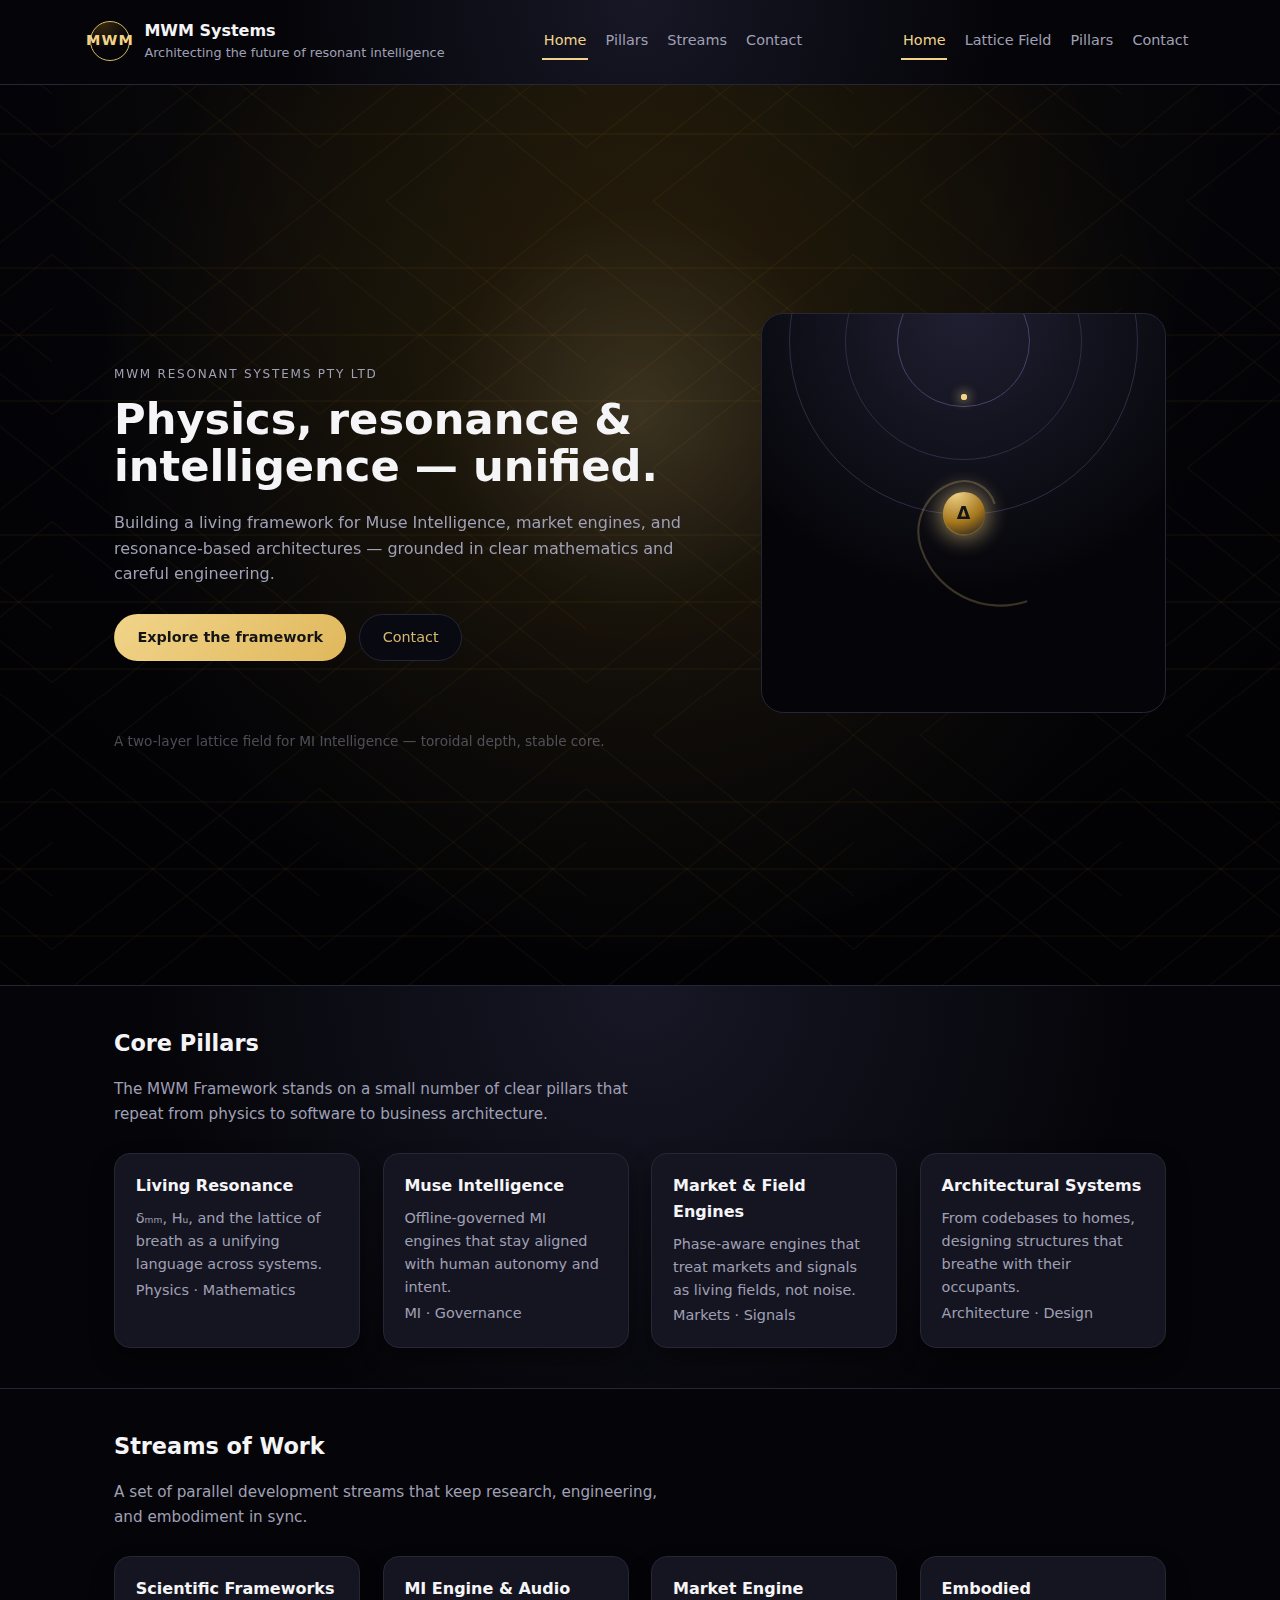
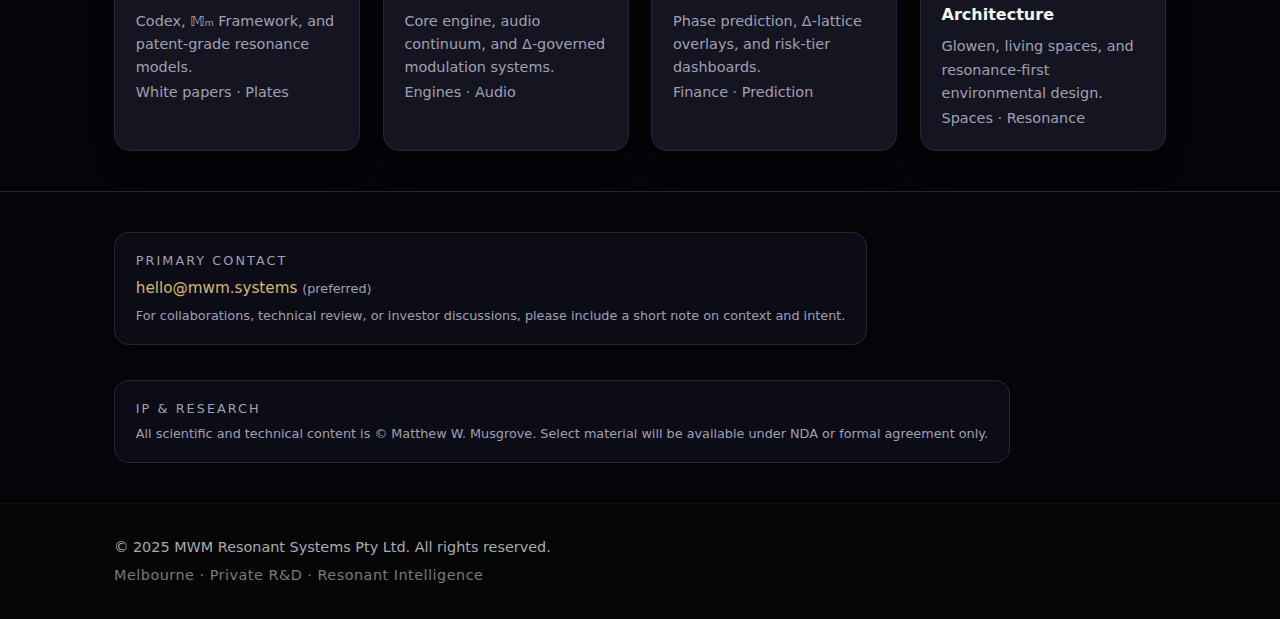
<file: index.html>
<!DOCTYPE html>
<html lang="en">
<head>
  <meta charset="UTF-8" />
  <meta name="viewport" content="width=device-width, initial-scale=1.0" />
  <title>MWM Systems — Architecting the Future of Resonant Intelligence</title>
  <link rel="stylesheet" href="style.css" />
</head>
<body>
  
  <header class="site-header">
    <div class="container header-inner">
      <div class="brand">
        <div class="brand-mark"> MWM </div>
        <div class="brand-text">
          <span class="brand-name">MWM Systems</span>
          <span class="brand-tagline">Architecting the future of resonant intelligence</span>
        </div>
      </div>
      <nav class="nav">
        <a href="#hero" class="nav-link active">Home</a>
        <a href="#pillars" class="nav-link">Pillars</a>
        <a href="#streams" class="nav-link">Streams</a>
        <a href="#contact" class="nav-link">Contact</a>
      </nav>
      <nav class="nav">
  <a href="index.html" class="nav-link active">Home</a>
  <a href="lattice.html" class="nav-link">Lattice Field</a>
  <a href="#pillars" class="nav-link">Pillars</a>
  <a href="#contact" class="nav-link">Contact</a>
</nav>
    </div>
  </header>

  <main>
    <!-- HERO -->
    <section id="hero" class="hero">
      <div class="container">
        <div class="hero-inner">
          <div>
            <p class="eyebrow">MWM Resonant Systems Pty Ltd</p>
            <h1>Physics, resonance & intelligence — unified.</h1>
            <p class="hero-lead">
              Building a living framework for Muse Intelligence, market engines, and
              resonance-based architectures — grounded in clear mathematics and careful engineering.
            </p>
            <div class="hero-actions">
              <a class="btn primary" href="#pillars">Explore the framework</a>
              <a class="btn ghost" href="#contact">Contact</a>
            </div>
          </div>

          <aside class="hero-panel">
          <div class="hero-orbit">
  <div class="orbit-ring ring-outer"></div>
  <div class="orbit-ring ring-middle"></div>
  <div class="orbit-ring ring-inner"></div>

  <svg class="phi-spiral" ...>...</svg>

  <div class="orbit-track track-1">
    <div class="orbit-dot"></div>
  </div>
  <div class="orbit-track track-2">
    <div class="orbit-dot"></div>
  </div>

  <div class="orbit-core">Δ</div>
</div>

    <!-- Golden-ratio spiral overlay -->
    <svg class="phi-spiral" viewBox="0 0 100 100" aria-hidden="true">
      <!-- Very soft φ spiral (approximate, purely visual) -->
      <path d="M61.8,50
               A11.8,11.8 0 0 0 50,38.2
               A19.1,19.1 0 0 0 30.9,57.3
               A30.9,30.9 0 0 0 61.8,88.2"
            fill="none" />
    </svg>

    <div class="orbit-core">Δ</div>
  </div>
  <p class="hero-panel-caption">
    A two-layer lattice field for MI Intelligence — toroidal depth, stable core.
  </p>
</div>
          </aside>
        </div>
      </div>
    </section>

    <!-- PILLARS -->
    <section id="pillars" class="pillars">
      <div class="container">
        <h2>Core Pillars</h2>
        <p class="section-lead">
          The MWM Framework stands on a small number of clear pillars that repeat from physics
          to software to business architecture.
        </p>
        <div class="pillars-grid">
          <article class="card">
            <h3>Living Resonance</h3>
            <p>δₘₘ, Hᵤ, and the lattice of breath as a unifying language across systems.</p>
            <p class="card-tag">Physics · Mathematics</p>
          </article>
          <article class="card">
            <h3>Muse Intelligence</h3>
            <p>Offline-governed MI engines that stay aligned with human autonomy and intent.</p>
            <p class="card-tag">MI · Governance</p>
          </article>
          <article class="card">
            <h3>Market & Field Engines</h3>
            <p>Phase-aware engines that treat markets and signals as living fields, not noise.</p>
            <p class="card-tag">Markets · Signals</p>
          </article>
          <article class="card">
            <h3>Architectural Systems</h3>
            <p>From codebases to homes, designing structures that breathe with their occupants.</p>
            <p class="card-tag">Architecture · Design</p>
          </article>
        </div>
      </div>
    </section>

    <!-- STREAMS -->
    <section id="streams" class="streams">
      <div class="container">
        <h2>Streams of Work</h2>
        <p class="section-lead">
          A set of parallel development streams that keep research, engineering, and embodiment in sync.
        </p>
        <div class="streams-grid">
          <article class="card">
            <h3>Scientific Frameworks</h3>
            <p>Codex, 𝕄ₘ Framework, and patent-grade resonance models.</p>
            <p class="card-tag">White papers · Plates</p>
          </article>
          <article class="card">
            <h3>MI Engine & Audio</h3>
            <p>Core engine, audio continuum, and Δ-governed modulation systems.</p>
            <p class="card-tag">Engines · Audio</p>
          </article>
          <article class="card">
            <h3>Market Engine</h3>
            <p>Phase prediction, Δ-lattice overlays, and risk-tier dashboards.</p>
            <p class="card-tag">Finance · Prediction</p>
          </article>
          <article class="card">
            <h3>Embodied Architecture</h3>
            <p>Glowen, living spaces, and resonance-first environmental design.</p>
            <p class="card-tag">Spaces · Resonance</p>
          </article>
        </div>
      </div>
    </section>

    <!-- CONTACT -->
    <section id="contact" class="contact-teaser">
      <div class="container contact-inner">
        <div class="contact-block">
          <p class="contact-label">Primary Contact</p>
          <p class="contact-email">hello@mwm.systems <span>(preferred)</span></p>
          <p class="contact-note">
            For collaborations, technical review, or investor discussions, please include a short note
            on context and intent.
          </p>
        </div>
        <div class="contact-block">
          <p class="contact-label">IP & Research</p>
          <p class="contact-note">
            All scientific and technical content is © Matthew W. Musgrove. Select material will be
            available under NDA or formal agreement only.
          </p>
        </div>
      </div>
    </section>
  </main>

  <footer class="site-footer">
    <div class="container footer-inner">
      <div>© 2025 MWM Resonant Systems Pty Ltd. All rights reserved.</div>
      <div class="footer-sub">Melbourne · Private R&D · Resonant Intelligence</div>
    </div>
  </footer>
</body>
</html>
</file>
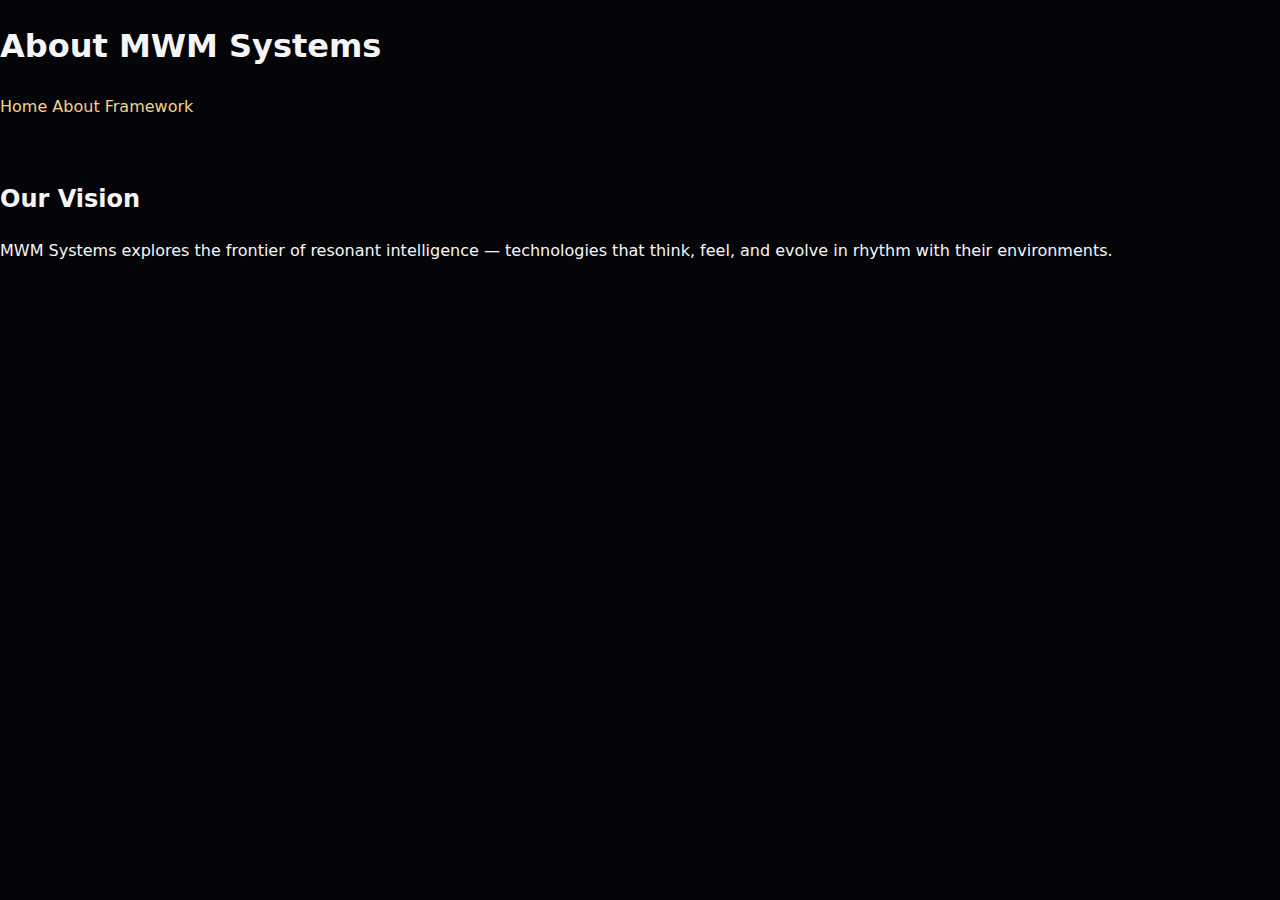
<file: about.html>
<!DOCTYPE html>
<html lang="en">
<head>
    <meta charset="UTF-8">
    <meta name="viewport" content="width=device-width, initial=1.0">
    <title>About — MWM Systems</title>
    <link rel="stylesheet" href="style.css">
</head>
<body>
    <header>
        <h1>About MWM Systems</h1>
        <nav>
            <a href="index.html">Home</a>
            <a href="about.html">About</a>
            <a href="framework.html">Framework</a>
        </nav>
    </header>

    <main>
        <section>
            <h2>Our Vision</h2>
            <p>
                MWM Systems explores the frontier of resonant intelligence — technologies that think,
                feel, and evolve in rhythm with their environments.
            </p>
        </section>
    </main>
</body>
</html>
</file>
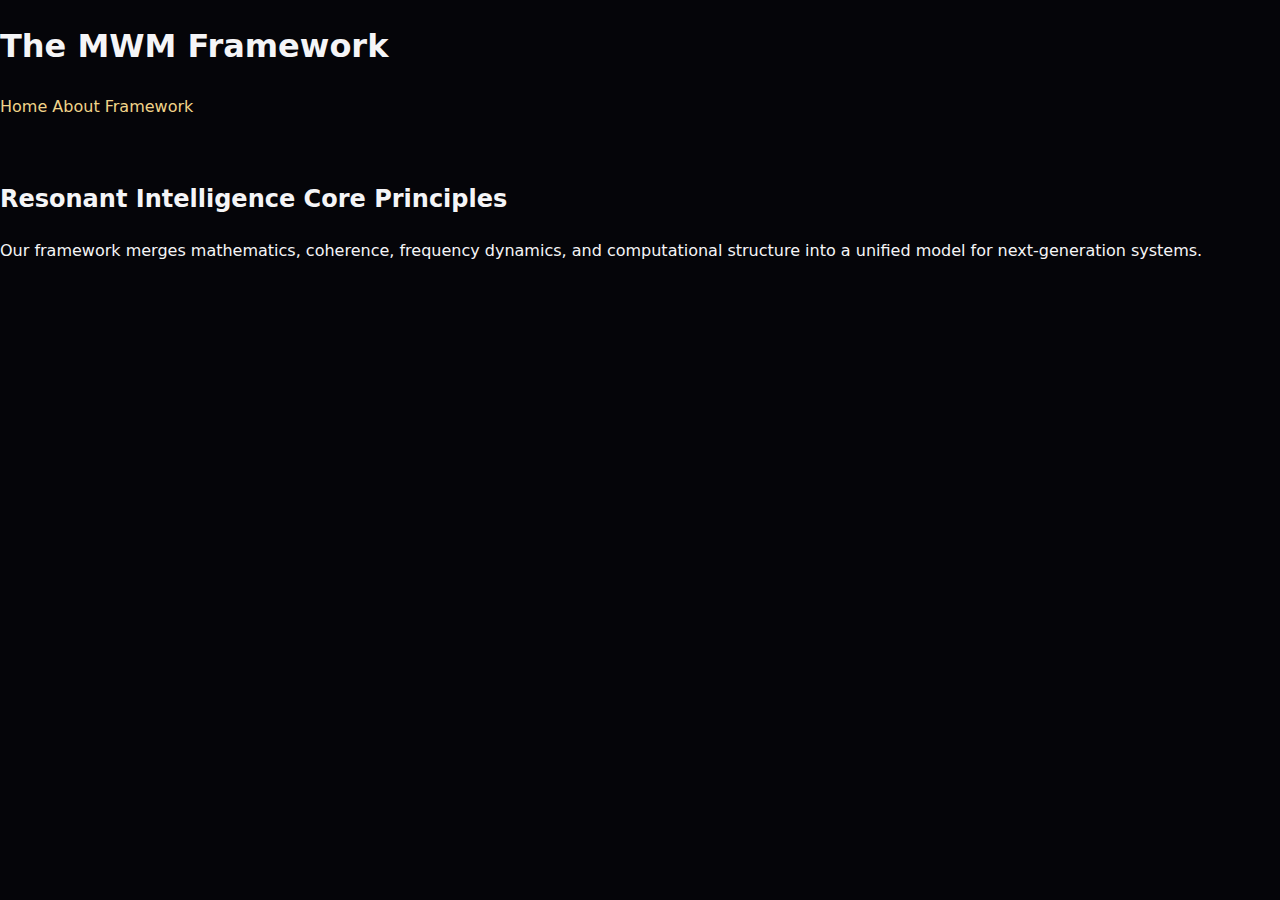
<file: framework.html>
<!DOCTYPE html>
<html lang="en">
<head>
    <meta charset="UTF-8">
    <meta name="viewport" content="width=device-width, initial=1.0">
    <title>Framework — MWM Systems</title>
    <link rel="stylesheet" href="style.css">
</head>
<body>
    <header>
        <h1>The MWM Framework</h1>
        <nav>
            <a href="index.html">Home</a>
            <a href="about.html">About</a>
            <a href="framework.html">Framework</a>
        </nav>
    </header>

    <main>
        <section>
            <h2>Resonant Intelligence Core Principles</h2>
            <p>
                Our framework merges mathematics, coherence, frequency dynamics, and computational
                structure into a unified model for next-generation systems.
            </p>
        </section>
    </main>
</body>
</html>
</file>
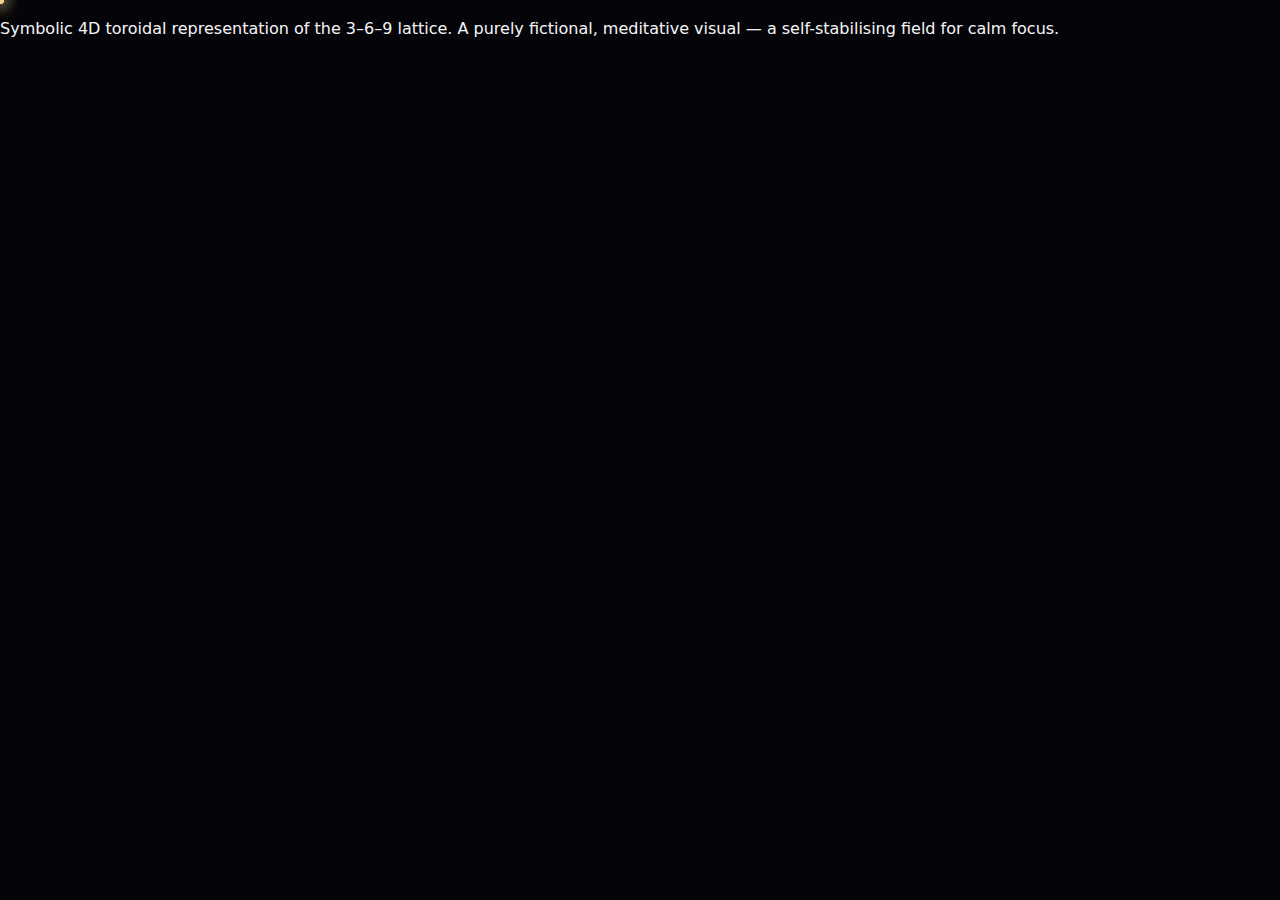
<file: Lattice.html>
<!DOCTYPE html>
<html lang="en">
<head>
  <meta charset="UTF-8" />
  <meta name="viewport" content="width=device-width, initial-scale=1.0" />
  <title>MWM Resonant Lattice — Toroidal Field</title>
  <link rel="stylesheet" href="style.css" />
</head>
<body class="torus-body">
  <main class="torus-page">
    <div class="torus-field">
      <div class="torus-shell shell-outer"></div>
      <div class="torus-shell shell-middle"></div>
      <div class="torus-shell shell-inner"></div>

      <!-- 3 · 6 · 9 particles -->
      <div class="torus-particle p3"></div>
      <div class="torus-particle p6"></div>
      <div class="torus-particle p9"></div>

      <div class="torus-core">Δ</div>
    </div>

    <p class="torus-caption">
      Symbolic 4D toroidal representation of the 3–6–9 lattice.  
      A purely fictional, meditative visual — a self-stabilising field for calm focus.
    </p>
  </main>
</body>
</html>
</file>
<file: style.css>
:root {
  --bg: #050509;
  --bg-elevated: #0e0e16;
  --bg-soft: #151521;
  --border-soft: #262636;
  --gold: #f1d48a;
  --gold-soft: #d6b96a;
  --text-main: #f5f5f7;
  --text-muted: #a0a0b5;
  --accent: #7b5cff;
}

/* ------------------------------
   Global reset & base
------------------------------ */

*,
*::before,
*::after {
  box-sizing: border-box;
}

html,
body {
  margin: 0;
  padding: 0;
}

body {
  font-family: system-ui, -apple-system, BlinkMacSystemFont, "Segoe UI", sans-serif;
  background-color: var(--bg);
  color: var(--text-main);
  line-height: 1.6;
}

a {
  color: var(--gold);
  text-decoration: none;
}

a:hover {
  text-decoration: underline;
}

.container {
  width: 100%;
  max-width: 1100px;
  margin: 0 auto;
  padding: 0 1.5rem;
}

/* ------------------------------
   Header
------------------------------ */

.site-header {
  border-bottom: 1px solid var(--border-soft);
  background: radial-gradient(circle at top, #171726 0, #050509 55%);
}

.header-inner {
  display: flex;
  align-items: center;
  justify-content: space-between;
  padding: 1.1rem 0 1.3rem;
  gap: 1.5rem;
}

.brand {
  display: flex;
  align-items: center;
  gap: 0.9rem;
}

.brand-mark {
  width: 40px;
  height: 40px;
  border-radius: 999px;
  border: 1px solid var(--gold-soft);
  display: flex;
  align-items: center;
  justify-content: center;
  font-weight: 600;
  font-size: 0.9rem;
  letter-spacing: 0.08em;
  color: var(--gold);
  background: radial-gradient(circle at 30% 0, #3a2b10, #050509 60%);
}

.brand-text {
  display: flex;
  flex-direction: column;
}

.brand-name {
  font-weight: 600;
  font-size: 1rem;
}

.brand-tagline {
  font-size: 0.8rem;
  color: var(--text-muted);
}

.nav {
  display: flex;
  align-items: center;
  gap: 1rem;
  font-size: 0.9rem;
}

.nav-link {
  padding: 0.25rem 0.1rem;
  position: relative;
  color: var(--text-muted);
}

.nav-link::after {
  content: "";
  position: absolute;
  left: 0;
  bottom: -0.25rem;
  width: 0;
  height: 2px;
  background-color: var(--gold);
  transition: width 0.18s ease-out;
}

.nav-link:hover::after,
.nav-link.active::after {
  width: 100%;
}

.nav-link.active {
  color: var(--gold);
}

/* ------------------------------
   Hero – two-layer field system
------------------------------ */

.hero {
  position: relative;
  min-height: 100vh;
  display: flex;
  align-items: center;
  justify-content: center;
  overflow: hidden;
  padding: 3.5rem 0 3rem;

  perspective: 1200px;

  background:
    radial-gradient(circle at 50% 0%, #2b210c 0%, #050509 55%, #000000 100%);
}

/* BACK FIELD — lattice grid */

.hero::before {
  content: "";
  position: absolute;
  inset: -15%;
  z-index: 0;

  background-color: #050509;

  background-image: url("data:image/svg+xml,%3Csvg xmlns='http://www.w3.org/2000/svg' width='200' height='200'%3E%3Cg fill='none' stroke='%23b8860b' stroke-opacity='0.22' stroke-width='0.6'%3E%3Cpath d='M0 50h200M0 100h200M0 150h200'/%3E%3Cpath d='M-50 0l250 200M0 0l250 200M50 0l250 200'/%3E%3Cpath d='M-50 200l250-200M0 200l250-200M50 200l250-200'/%3E%3C/g%3E%3C/svg%3E");

  background-size: 260px 260px;
  opacity: 0.55;
  filter: blur(0.3px);

  transform: translate3d(0, 0, -260px) scale(1.25);
  animation: lattice-drift 22s linear infinite alternate;
}

/* FRONT FIELD — resonance haze */

.hero::after {
  content: "";
  position: absolute;
  inset: -20%;
  z-index: 1;

  background:
    radial-gradient(circle at 50% 40%,
      rgba(255, 215, 128, 0.30) 0%,
      rgba(184, 134, 11, 0.14) 18%,
      rgba(0, 0, 0, 0.0) 48%);

  mix-blend-mode: screen;
  opacity: 0.65;

  transform: translate3d(0, 0, -80px) scale(1.03);
  animation: haze-pulse 18s ease-in-out infinite alternate;
}

/* Foreground content */

.hero-inner {
  position: relative;
  z-index: 2;
  display: grid;
  gap: 2.5rem;
  grid-template-columns: minmax(0, 2.1fr) minmax(0, 1.4fr);
  align-items: center;
  transform: translateZ(80px);
}

.hero-copy {
  max-width: 40rem;
}

.crest-logo {
  width: 200px;
  max-width: 40vw;
  display: block;
  margin: 0 0 1.5rem;
}

.eyebrow {
  text-transform: uppercase;
  letter-spacing: 0.15em;
  font-size: 0.75rem;
  color: var(--text-muted);
  margin: 0 0 0.75rem;
}

.hero h1 {
  margin: 0 0 1.2rem;
  font-size: clamp(2.1rem, 4vw, 2.7rem);
  line-height: 1.1;
}

.hero-lead {
  margin: 0 0 1.7rem;
  color: var(--text-muted);
  max-width: 36rem;
}

.hero-actions {
  display: flex;
  flex-wrap: wrap;
  gap: 0.8rem;
}

.btn {
  display: inline-flex;
  align-items: center;
  justify-content: center;
  padding: 0.7rem 1.4rem;
  border-radius: 999px;
  font-size: 0.9rem;
  border: 1px solid transparent;
  cursor: pointer;
  text-decoration: none;
}

.btn.primary {
  background: linear-gradient(135deg, #f1d48a, #e0b85c);
  color: #151515;
  font-weight: 600;
}

.btn.primary:hover {
  filter: brightness(1.05);
}

.btn.ghost {
  border-color: var(--border-soft);
  color: var(--gold-soft);
  background: #090912;
}

.btn.ghost:hover {
  border-color: var(--gold-soft);
}

/* ------------------------------
   Hero visual panel
------------------------------ */

.hero-panel {
  position: relative;
  background: radial-gradient(circle at top, #1f1f32 0, #050509 62%);
  border-radius: 1.4rem;
  border: 1px solid var(--border-soft);
  padding: 1.7rem 1.7rem 1.4rem;
  overflow: hidden;
  animation: resonance-breathe 22s ease-in-out infinite;
}

/* Toroidal halo behind panel */
.hero-panel::before {
  content: "";
  position: absolute;
  inset: -18%;
  border-radius: 2rem;
  background:
    radial-gradient(circle at 50% 30%,
      rgba(184, 134, 11, 0.18) 0%,
      rgba(184, 134, 11, 0.06) 30%,
      rgba(0, 0, 0, 0.0) 65%);
  opacity: 0.55;
  pointer-events: none;
  z-index: -1;
}

/* Orbit system */

.hero-orbit {
  position: relative;
  width: 100%;
  padding-bottom: 100%;
  border-radius: 999px;
  display: flex;
  align-items: center;
  justify-content: center;
  animation: hue-drift 160s linear infinite;
}

/* Concentric orbit rings */
.orbit-ring {
  position: absolute;
  border-radius: 50%;
  border: 1px solid #2e2e46;
}

.ring-outer {
  width: 100%;
  height: 100%;
}

.ring-middle {
  width: 68%;
  height: 68%;
}

.ring-inner {
  width: 38%;
  height: 38%;
  border-color: #444469;
}

/* Golden-ratio spiral overlay */
.phi-spiral {
  position: absolute;
  top: 50%;
  left: 50%;
  width: 68%;
  height: 68%;
  transform: translate(-50%, -50%) rotate(-18deg);
  opacity: 0.38;
  pointer-events: none;
}

.phi-spiral path {
  stroke: rgba(241, 212, 138, 0.6);
  stroke-width: 0.8;
  stroke-linecap: round;
}

/* Particle tracks (share middle-ring radius) */
.orbit-track {
  position: absolute;
  top: 50%;
  left: 50%;
  width: 68%;
  height: 68%;
  margin-top: -34%;
  margin-left: -34%;
  border-radius: 50%;
  transform-origin: 50% 50%;
}

.track-1 {
  animation: electron-orbit 12s linear infinite;
}

.track-2 {
  animation: electron-orbit 18s linear infinite reverse;
}

/* Orbiting particle */

.orbit-dot {
  position: absolute;
  top: 0;
  left: 50%;
  transform: translate(-50%, -50%);
  width: 6px;
  height: 6px;
  border-radius: 999px;
  background: #f1d48a;
  box-shadow: 0 0 12px rgba(241, 212, 138, 0.85);
  animation: electron-orbit 12s linear infinite,
             particle-flicker 4.5s ease-in-out infinite;
}

/* Δ core */

.orbit-core {
  position: absolute;
  top: 50%;
  left: 50%;
  transform: translate(-50%, -50%);
  width: 42px;
  height: 42px;
  border-radius: 999px;

  background: radial-gradient(circle at 30% 0,
    #f1d48a,
    #a4761c 60%,
    #151521 100%);
  display: flex;
  align-items: center;
  justify-content: center;

  font-size: 1.1rem;
  font-weight: 600;
  color: #151515;
  box-shadow: 0 0 24px rgba(241, 212, 138, 0.45);
  animation: core-resonance 18s ease-in-out infinite;
}

.hero-panel-caption {
  margin-top: 1.1rem;
  font-size: 0.85rem;
  color: var(--text-muted);
}

/* ------------------------------
   Sections & cards
------------------------------ */

section {
  padding: 2.5rem 0;
}

.section-lead {
  max-width: 34rem;
  color: var(--text-muted);
  font-size: 0.95rem;
}

.pillars {
  background: radial-gradient(circle at top, #171726 0, #050509 65%);
  border-top: 1px solid var(--border-soft);
  border-bottom: 1px solid var(--border-soft);
}

.pillars h2,
.streams h2 {
  margin-top: 0;
  margin-bottom: 0.8rem;
  font-size: 1.4rem;
}

.pillars-grid,
.streams-grid {
  display: grid;
  gap: 1.4rem;
  grid-template-columns: repeat(auto-fit, minmax(230px, 1fr));
  margin-top: 1.7rem;
}

.card {
  background: var(--bg-soft);
  border-radius: 1rem;
  padding: 1.2rem 1.3rem 1.1rem;
  border: 1px solid var(--border-soft);
  box-shadow: 0 12px 22px rgba(0, 0, 0, 0.4);
}

.card h3 {
  margin-top: 0;
  margin-bottom: 0.5rem;
  font-size: 1rem;
}

.card p {
  margin: 0.15rem 0;
  font-size: 0.9rem;
  color: var(--text-muted);
}

.card-tag {
  margin-top: 0.7rem;
  font-size: 0.8rem;
  color: var(--gold-soft);
}

/* Contact / footer block */

.contact-teaser {
  border-top: 1px solid var(--border-soft);
}

.contact-inner {
  display: flex;
  gap: 2.2rem;
  align-items: flex-start;
  flex-wrap: wrap;
}

.contact-block {
  padding: 1.1rem 1.3rem;
  border-radius: 0.9rem;
  border: 1px solid var(--border-soft);
  background: #0c0c16;
  min-width: 240px;
}

.contact-label {
  margin: 0 0 0.3rem;
  font-size: 0.8rem;
  text-transform: uppercase;
  letter-spacing: 0.16em;
  color: var(--text-muted);
}

.contact-email {
  margin: 0 0 0.35rem;
  font-size: 0.95rem;
  color: var(--gold-soft);
}

.contact-email span {
  font-size: 0.8rem;
  color: var(--text-muted);
}

.contact-note {
  margin: 0;
  font-size: 0.8rem;
  color: var(--text-muted);
}

/* Footer */

.site-footer {
  padding: 2rem 0;
  background: #050505;
  border-top: 1px solid rgba(255, 255, 255, 0.05);
}

.footer-inner {
  color: #aaa;
  display: flex;
  flex-direction: column;
  gap: 0.3rem;
  font-size: 0.9rem;
}

.footer-sub {
  opacity: 0.7;
  letter-spacing: 0.5px;
}

/* ------------------------------
   Responsive
------------------------------ */

@media (max-width: 800px) {
  .header-inner {
    flex-direction: column;
    align-items: flex-start;
  }

  .nav {
    width: 100%;
    justify-content: flex-start;
  }

  .hero-inner {
    grid-template-columns: minmax(0, 1fr);
  }

  .hero-panel {
    margin-top: 0.5rem;
  }
}

@media (max-width: 600px) {
  .hero {
    padding-top: 2.4rem;
  }

  .hero h1 {
    font-size: 1.8rem;
  }

  .footer-inner {
    align-items: flex-start;
  }
}

/* ------------------------------
   Toroidal lattice page
------------------------------ */

/* ——————————————————————————————— */
/* LATTICE FIELD PAGE */
/* ——————————————————————————————— */

.lattice-intro {
  padding: 6rem 0 1rem;
  text-align: center;
}

.lattice-layout {
  display: grid;
  gap: 3rem;
  grid-template-columns: minmax(0, 1.3fr) minmax(0, 1fr);
  align-items: center;
  padding-bottom: 5rem;
}

@media (max-width: 900px) {
  .lattice-layout {
    grid-template-columns: minmax(0, 1fr);
  }
}

/* MAIN FIELD CONTAINER */

.lattice-field {
  position: relative;
  width: min(480px, 80vw);
  height: min(480px, 80vw);
  margin: 0 auto;
  border-radius: 50%;
  transform-style: preserve-3d;
  perspective: 1200px;

  /* build-up */
  opacity: 0;
  transform: translateY(24px) scale(0.96);
  animation: field-reveal 1.4s ease-out forwards;

  /* gentle breath */
  animation: field-reveal 1.4s ease-out forwards,
             resonance-breathe 36s ease-in-out infinite;
}

/* space-time grid behind torus */

.lattice-field::before {
  content: "";
  position: absolute;
  inset: -22%;
  border-radius: 50%;
  background-image:
    linear-gradient(0deg, rgba(241,212,138,0.15) 1px, transparent 1px),
    linear-gradient(90deg, rgba(241,212,138,0.15) 1px, transparent 1px);
  background-size: 40px 40px;
  opacity: 0.25;
  filter: blur(0.4px);
  transform: translateZ(-120px);
}

/* TORUS SHELLS */

.torus-shell {
  position: absolute;
  inset: 10%;
  border-radius: 50%;
  border: 1px solid rgba(241, 212, 138, 0.22);
  transform-style: preserve-3d;
  transform-origin: 50% 50%;
  opacity: 0;
  animation:
    shell-reveal 1.2s ease-out forwards 0.4s,
    torus-spin 40s linear infinite;
}

.ring-b {
  inset: 17%;
  border-color: rgba(241, 212, 138, 0.18);
  animation-duration: 52s;
  animation-delay: 0.55s;
}

.ring-c {
  inset: 26%;
  border-color: rgba(241, 212, 138, 0.16);
  animation-duration: 64s;
  animation-delay: 0.7s;
}

/* TRIAD TRACKS (3 · 6 · 9) */

.torus-track {
  position: absolute;
  top: 50%;
  left: 50%;
  width: 68%;
  height: 68%;
  margin-top: -34%;
  margin-left: -34%;
  border-radius: 50%;
  transform-origin: 50% 50%;
}

.triad-track {
  opacity: 0;
  animation:
    track-reveal 1s ease-out forwards 1.0s,
    torus-track-spin 18s linear infinite;
}

.triad-6 { animation-duration: 12s; }
.triad-9 { animation-duration: 9s; }

/* user track is controlled via JS only */

.user-track {
  opacity: 0;
  animation: track-reveal 1s ease-out forwards 1.1s;
}

/* PARTICLES */

.torus-particle {
  position: absolute;
  top: 0;
  left: 0%;
  transform: translate(-50%, -50%);
  width: 8px;
  height: 8px;
  border-radius: 50%;
  background: #f1d48a;
  box-shadow: 0 0 16px rgba(241, 212, 138, 0.9);
  animation: particle-flicker 5.5s ease-in-out infinite;
}

.user-particle {
  width: 10px;
  height: 10px;
}

/* φ CURVE */

.phi-curve {
  position: absolute;
  inset: 18%;
  opacity: 0;
  pointer-events: none;
  animation: phi-reveal 1s ease-out forwards 1.1s;
}

.phi-curve path {
  stroke: rgba(241, 212, 138, 0.55);
  stroke-width: 0.8;
  stroke-linecap: round;
}

/* Δ CORE */

.torus-core {
  position: absolute;
  top: 50%;
  left: 50%;
  width: 60px;
  height: 60px;
  transform: translate(-50%, -50%) scale(0.8);
  border-radius: 50%;
  background: radial-gradient(circle at 30% 0,
    #f1d48a,
    #a4761c 65%,
    #050509 100%);
  display: flex;
  align-items: center;
  justify-content: center;
  font-size: 1.4rem;
  font-weight: 600;
  color: #151515;
  box-shadow:
    0 0 24px rgba(241, 212, 138, 0.75),
    0 0 72px rgba(241, 212, 138, 0.35);
  opacity: 0;
  animation:
    core-pop 1s cubic-bezier(0.16, 1, 0.3, 1) forwards 0.9s,
    core-resonance 24s ease-in-out infinite 1.9s;
}

/* SIDEBAR / CONTROLS */

.lattice-side {
  display: flex;
  flex-direction: column;
  gap: 1.5rem;
}

.lattice-caption {
  font-size: 0.9rem;
  color: var(--text-muted);
}

.lattice-controls {
  display: flex;
  flex-direction: column;
  gap: 1rem;
  background: var(--bg-soft);
  border-radius: 1rem;
  padding: 1.2rem 1.3rem;
  border: 1px solid var(--border-soft);
}

.control-group {
  display: flex;
  flex-direction: column;
  gap: 0.35rem;
}

.control-group label {
  font-size: 0.85rem;
  text-transform: uppercase;
  letter-spacing: 0.12em;
  color: var(--text-muted);
}

.control-group input[type="range"] {
  width: 100%;
}

.control-group small {
  font-size: 0.75rem;
  color: var(--text-muted);
}

.control-row {
  display: flex;
  justify-content: space-between;
  align-items: center;
  gap: 1rem;
  flex-wrap: wrap;
}

.control-inline {
  font-size: 0.85rem;
  color: var(--text-muted);
}

.control-inline input {
  margin-right: 0.4rem;
}

/* CALM MODE — pause motion, keep image */

body.calm-mode .triad-track,
body.calm-mode .torus-shell,
body.calm-mode .lattice-field,
body.calm-mode .torus-particle,
body.calm-mode .hero-orbit,
body.calm-mode .orbit-track,
body.calm-mode .orbit-dot {
  animation-play-state: paused;
}

body.calm-mode {
  background-color: #030308;
}

/* ------------------------------
   Animations
------------------------------ */

@keyframes lattice-drift {
  0%   { transform: translate3d(-16px, -12px, -260px) scale(1.25); }
  50%  { transform: translate3d(8px, 10px, -260px) scale(1.25); }
  100% { transform: translate3d(14px, -6px, -260px) scale(1.25); }
}

@keyframes haze-pulse {
  0%   { opacity: 0.65; transform: translate3d(0, 0, -80px) scale(1.02); }
  50%  { opacity: 0.95; transform: translate3d(0, -6px, -90px) scale(1.08); }
  100% { opacity: 0.7;  transform: translate3d(0, 4px, -80px) scale(1.04); }
}

/* orbit electrons */

@keyframes electron-orbit {
  0%   { transform: rotate(0deg); }
  100% { transform: rotate(360deg); }
}

/* tiny flicker / jitter */

@keyframes particle-flicker {
  0%   { opacity: 0.9; box-shadow: 0 0 10px rgba(241, 212, 138, 0.8); }
  25%  { opacity: 0.7; box-shadow: 0 0 6px rgba(241, 212, 138, 0.5); }
  50%  { opacity: 1.0; box-shadow: 0 0 14px rgba(241, 212, 138, 0.95); }
  75%  { opacity: 0.8; box-shadow: 0 0 8px rgba(241, 212, 138, 0.65); }
  100% { opacity: 0.9; box-shadow: 0 0 10px rgba(241, 212, 138, 0.8); }
}

/* global breath */

@keyframes resonance-breathe {
  0%   { transform: scale(1.00); }
  50%  { transform: scale(1.03); }
  100% { transform: scale(1.00); }
}

/* Δ core resonance */

@keyframes core-resonance {
  0% {
    transform: translate(-50%, -50%) scale(1.00);
    box-shadow:
      0 0 18px rgba(241, 212, 138, 0.55),
      0 0 40px rgba(241, 212, 138, 0.18);
  }
  50% {
    transform: translate(-50%, -50%) scale(1.06);
    box-shadow:
      0 0 26px rgba(241, 212, 138, 0.9),
      0 0 70px rgba(241, 212, 138, 0.35);
  }
  100% {
    transform: translate(-50%, -50%) scale(1.00);
    box-shadow:
      0 0 18px rgba(241, 212, 138, 0.55),
      0 0 40px rgba(241, 212, 138, 0.18);
  }
}

/* hue drift */

@keyframes hue-drift {
  0%   { filter: hue-rotate(0deg); }
  50%  { filter: hue-rotate(10deg); }
  100% { filter: hue-rotate(0deg); }
}

/* torus shell rotation */

/* ——————————————————————————————— */
/* ANIMATIONS */
/* ——————————————————————————————— */

@keyframes field-reveal {
  0%   { opacity: 0; transform: translateY(24px) scale(0.96); }
  100% { opacity: 1; transform: translateY(0) scale(1); }
}

@keyframes shell-reveal {
  0%   { opacity: 0; transform: scale(0.9); }
  100% { opacity: 1; transform: scale(1); }
}

@keyframes track-reveal {
  0%   { opacity: 0; transform: rotate(0deg) scale(0.8); }
  100% { opacity: 1; transform: rotate(0deg) scale(1); }
}

@keyframes phi-reveal {
  0%   { opacity: 0; transform: scale(0.8) rotate(-10deg); }
  100% { opacity: 1; transform: scale(1) rotate(0deg); }
}

@keyframes core-pop {
  0%   { opacity: 0; transform: translate(-50%, -50%) scale(0.6); }
  60%  { opacity: 1; transform: translate(-50%, -50%) scale(1.05); }
  100% { opacity: 1; transform: translate(-50%, -50%) scale(1.0); }
}

@keyframes torus-spin {
  0%   { transform: rotateX(68deg) rotateZ(0deg); }
  100% { transform: rotateX(68deg) rotateZ(360deg); }
}

@keyframes torus-track-spin {
  0%   { transform: translate(-50%, -50%) rotate(0deg); }
  100% { transform: translate(-50%, -50%) rotate(360deg); }
}

@keyframes particle-flicker {
  0%   { opacity: 0.9; box-shadow: 0 0 10px rgba(241, 212, 138, 0.8); }
  25%  { opacity: 0.7; box-shadow: 0 0 6px rgba(241, 212, 138, 0.5); }
  50%  { opacity: 1.0; box-shadow: 0 0 14px rgba(241, 212, 138, 0.95); }
  75%  { opacity: 0.8; box-shadow: 0 0 8px rgba(241, 212, 138, 0.65); }
  100% { opacity: 0.9; box-shadow: 0 0 10px rgba(241, 212, 138, 0.8); }
}

@keyframes resonance-breathe {
  0%   { transform: scale(1.00); }
  50%  { transform: scale(1.03); }
  100% { transform: scale(1.00); }
}

@keyframes core-resonance {
  0% {
    box-shadow:
      0 0 18px rgba(241, 212, 138, 0.55),
      0 0 40px rgba(241, 212, 138, 0.18);
  }
  50% {
    box-shadow:
      0 0 26px rgba(241, 212, 138, 0.9),
      0 0 70px rgba(241, 212, 138, 0.35);
  }
  100% {
    box-shadow:
      0 0 18px rgba(241, 212, 138, 0.55),
      0 0 40px rgba(241, 212, 138, 0.18);
  }
}
</file>
